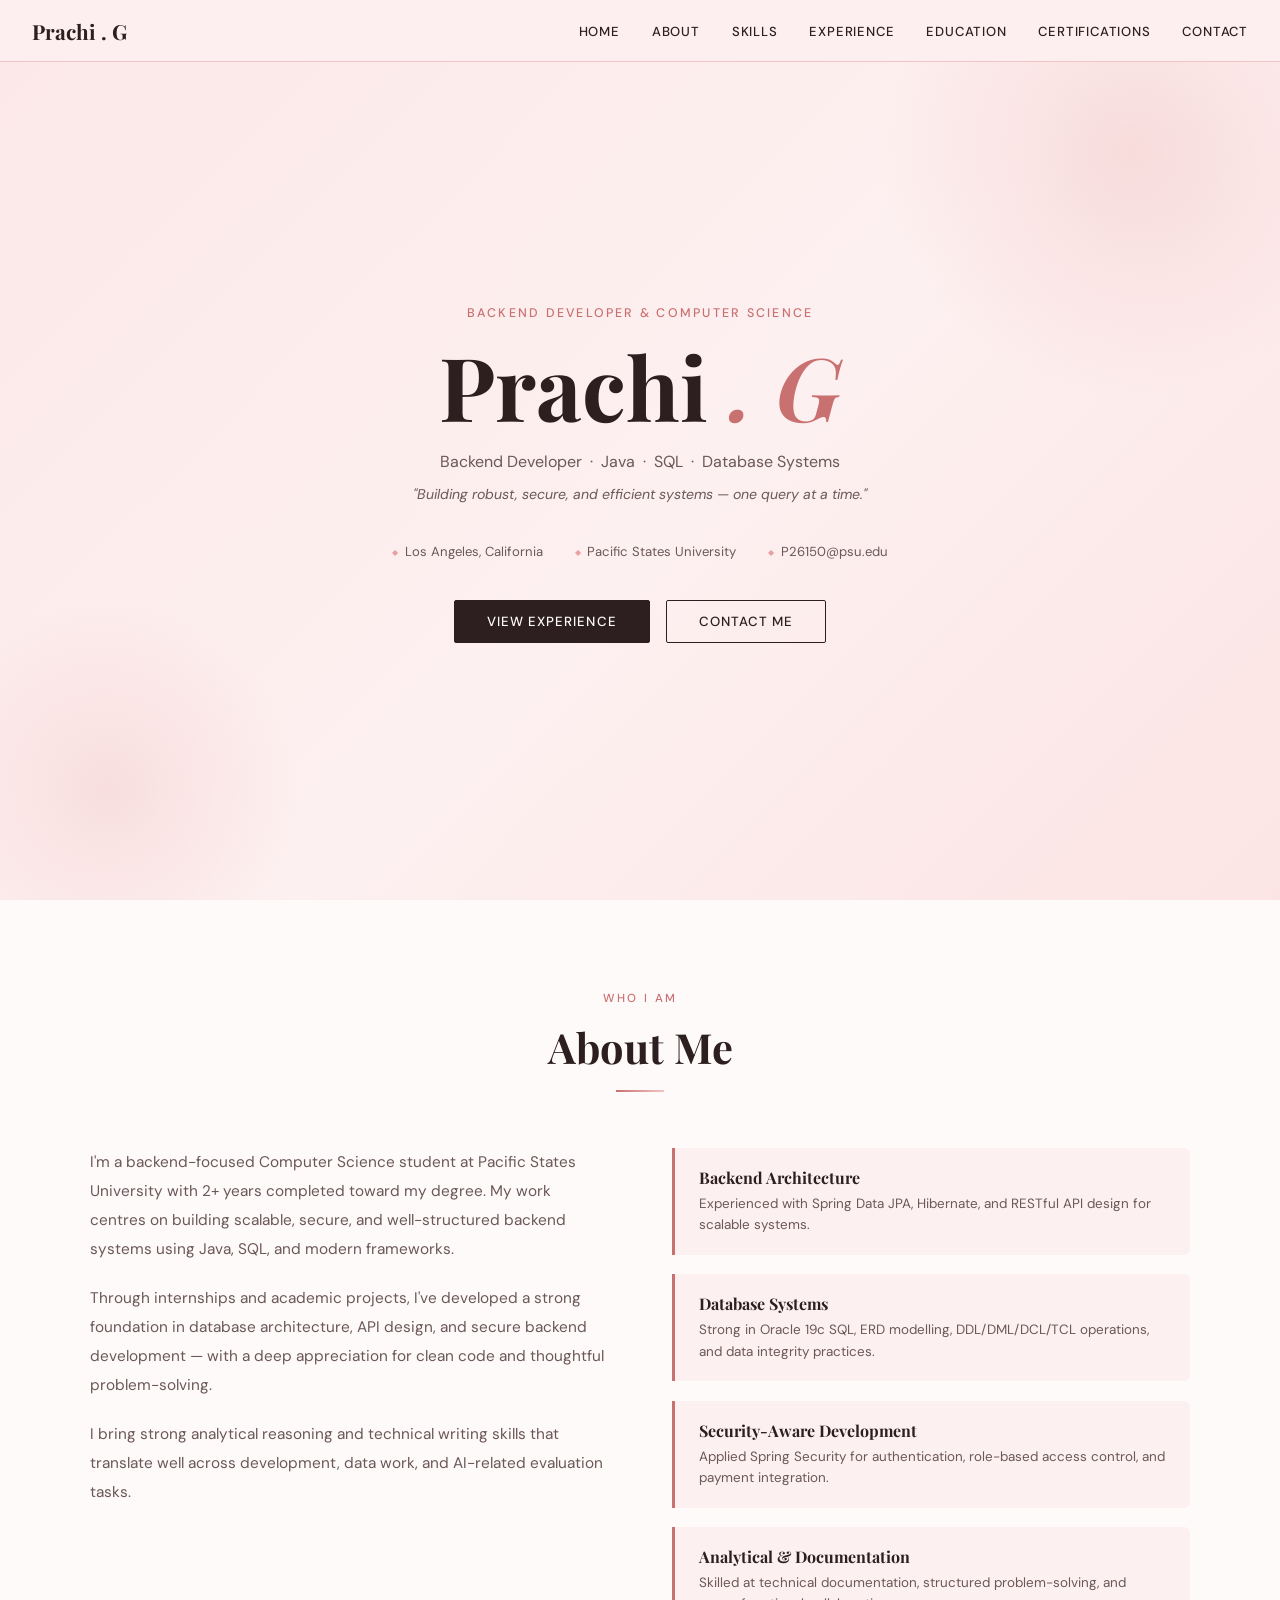
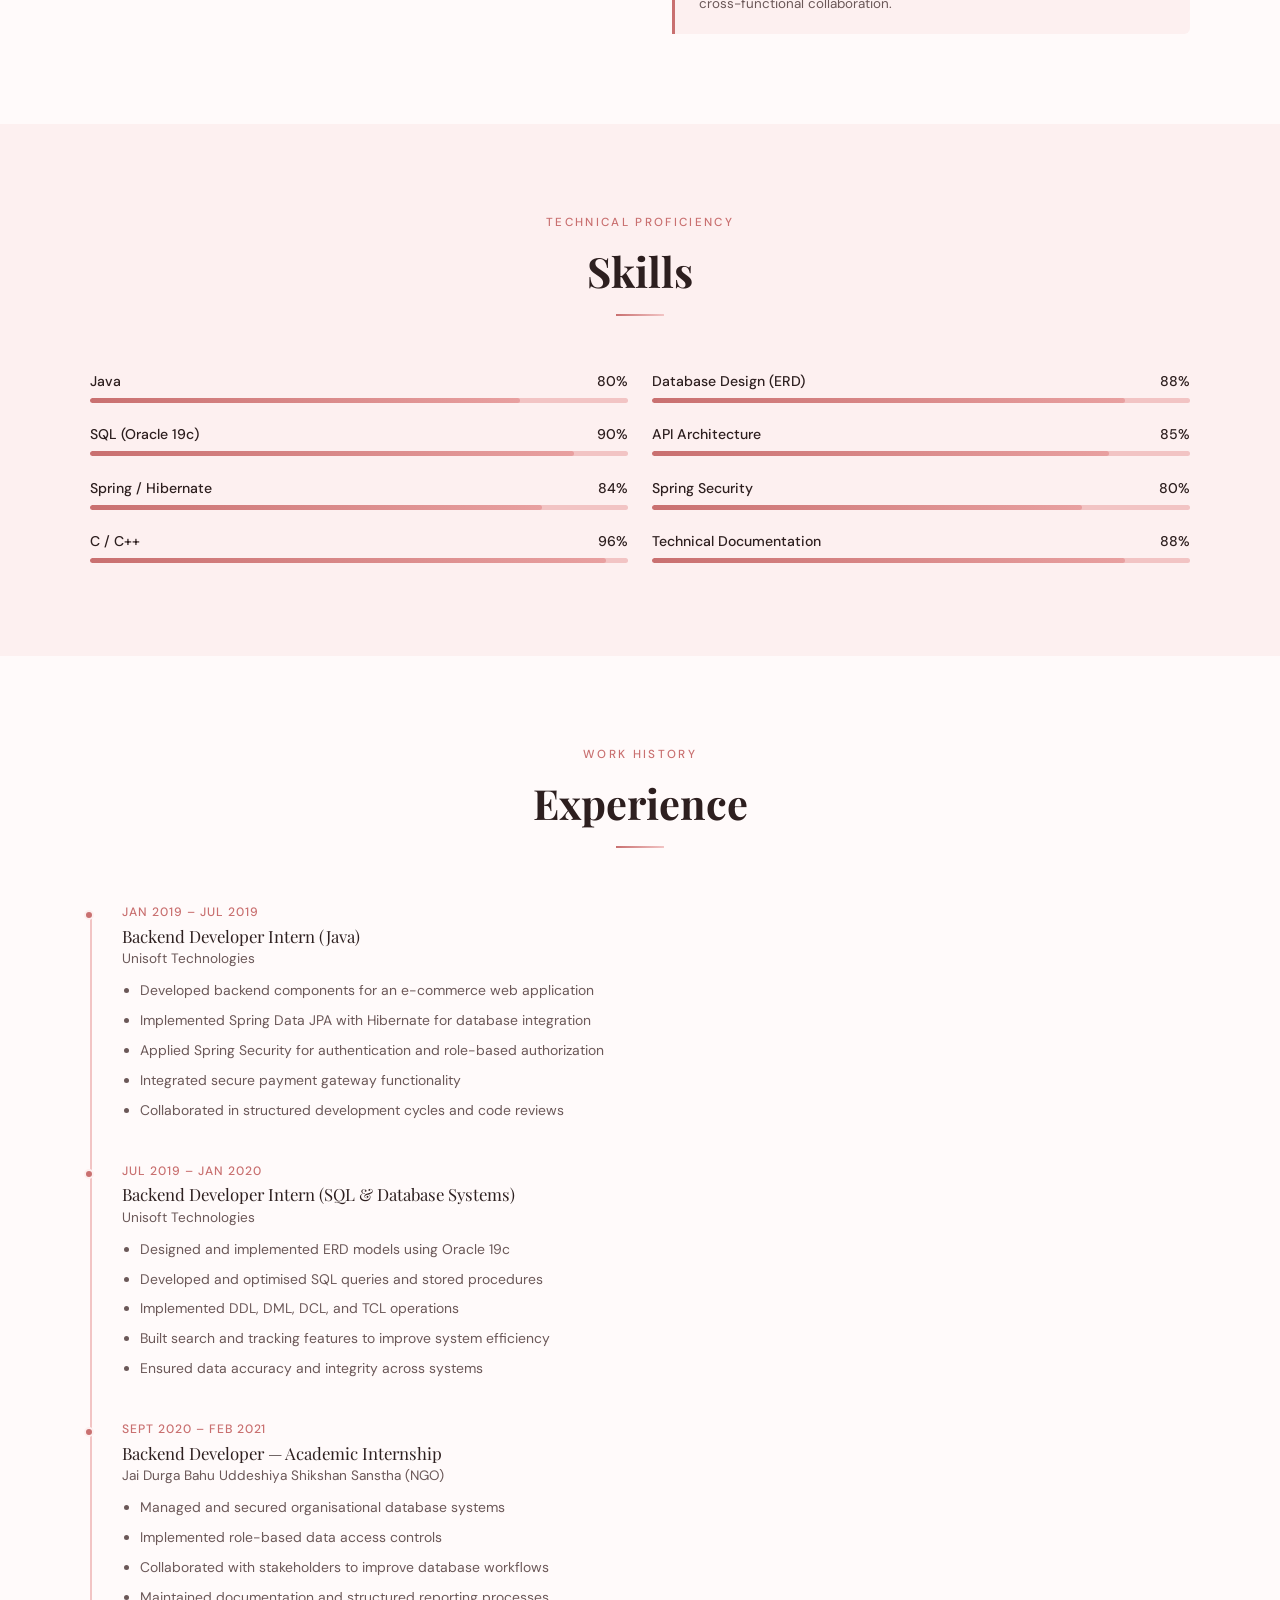
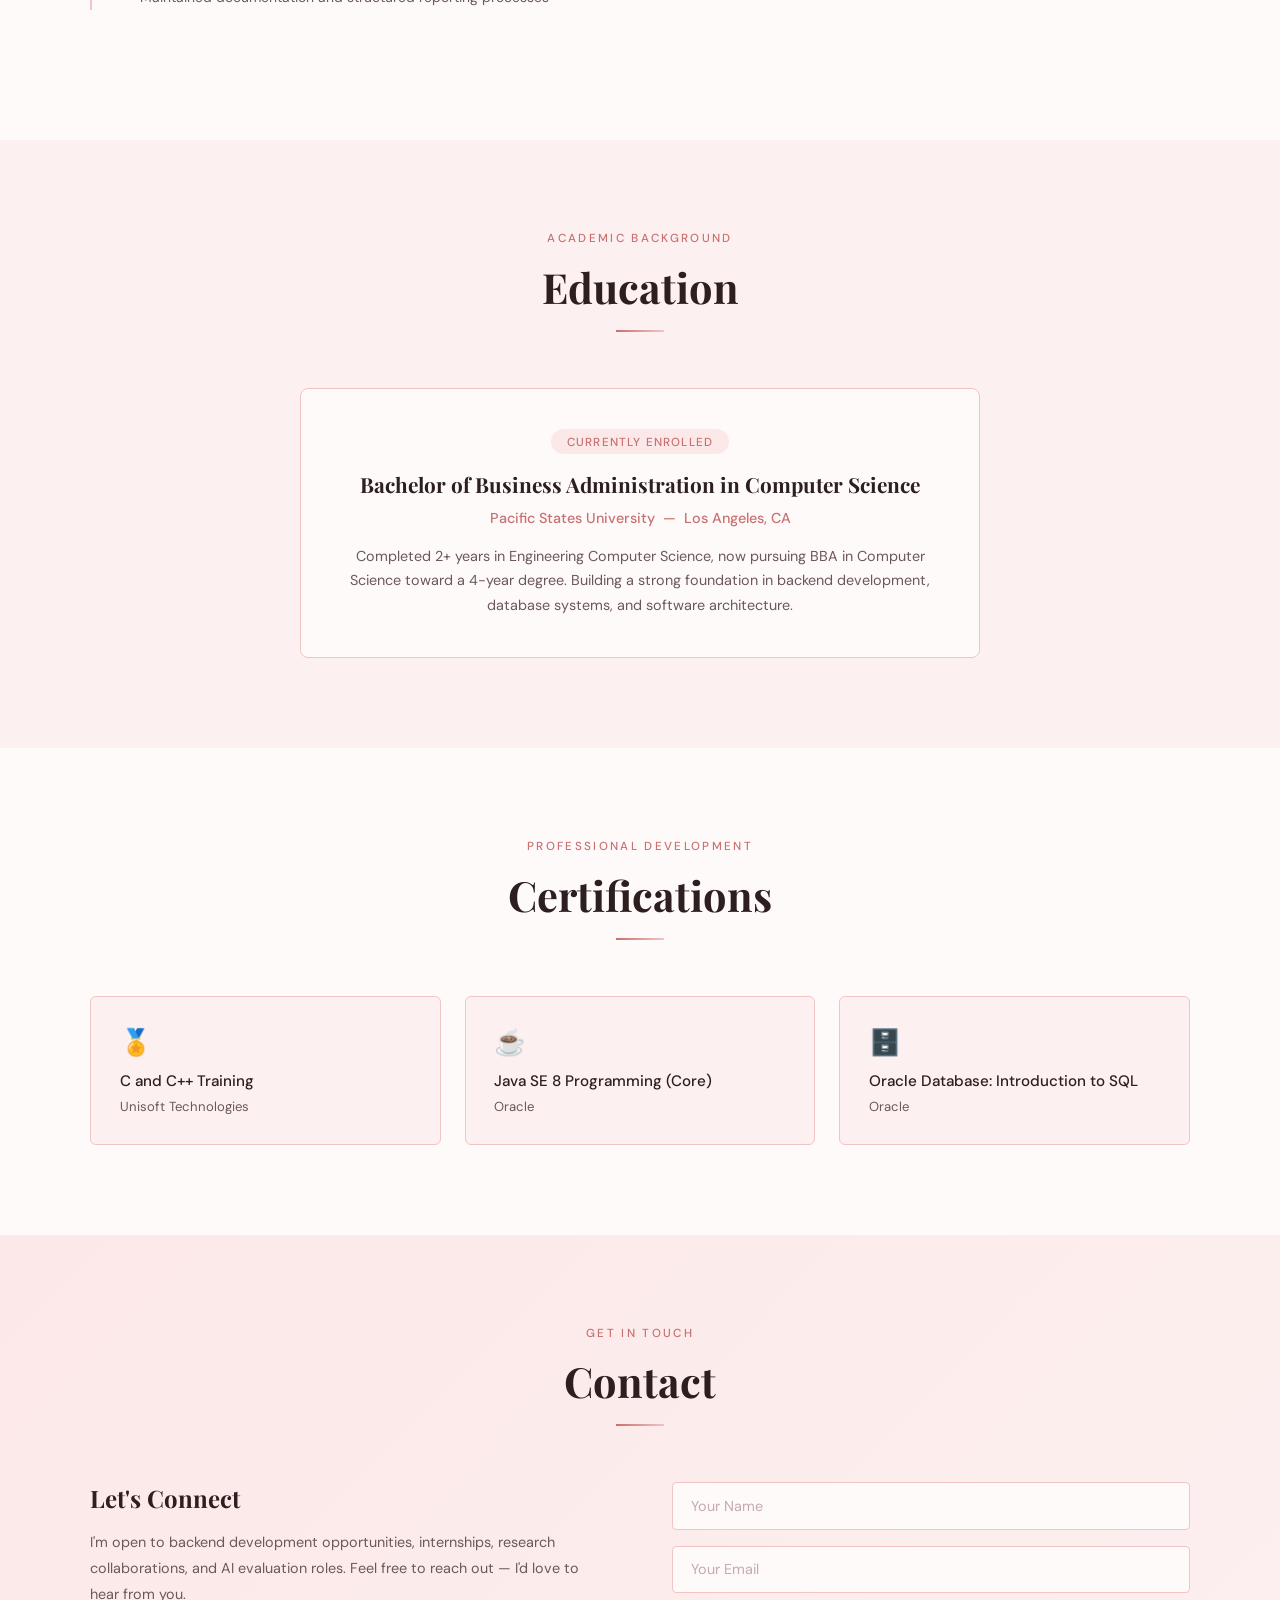
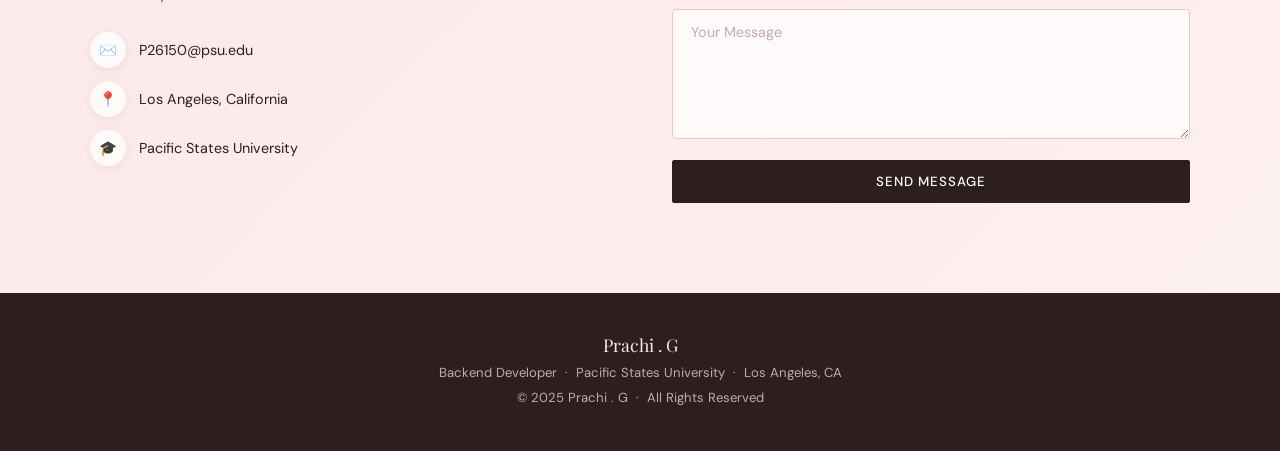
<file: index.html>
<!DOCTYPE html>
<html lang="en">
<head>
  <meta charset="UTF-8" />
  <meta name="viewport" content="width=device-width, initial-scale=1.0" />
  <meta name="description" content="Prachi . G — Backend Developer, Java, SQL, Database Systems. Pacific States University, Los Angeles." />
  <meta name="keywords" content="Prachi, backend developer, Java, SQL, Oracle, Spring, database, portfolio" />
  <title>Prachi . G — Portfolio</title>

  <!-- Google Fonts -->
  <link rel="preconnect" href="https://fonts.googleapis.com">
  <link rel="preconnect" href="https://fonts.gstatic.com" crossorigin>
  <link href="https://fonts.googleapis.com/css2?family=Playfair+Display:ital,wght@0,400;0,700;1,400&family=DM+Sans:wght@300;400;500&display=swap" rel="stylesheet">

  <!-- Stylesheet -->
  <link rel="stylesheet" href="css/style.css" />
</head>
<body>

  <!-- ══════════════ NAVIGATION ══════════════ -->
  <nav>
    <a class="nav-logo" href="#home">Prachi . G</a>
    <ul class="nav-links" id="navLinks">
      <li><a href="#home">Home</a></li>
      <li><a href="#about">About</a></li>
      <li><a href="#skills">Skills</a></li>
      <li><a href="#experience">Experience</a></li>
      <li><a href="#education">Education</a></li>
      <li><a href="#certifications">Certifications</a></li>
      <li><a href="#contact">Contact</a></li>
    </ul>
    <button class="hamburger" id="hamburger" onclick="toggleNav()" aria-label="Toggle navigation">
      <span></span><span></span><span></span>
    </button>
  </nav>

  <!-- ══════════════ HERO ══════════════ -->
  <section id="home">
    <div class="hero-inner">
      <div class="hero-eyebrow">Backend Developer &amp; Computer Science</div>
      <h1 class="hero-name">Prachi <em>. G</em></h1>
      <p class="hero-title">Backend Developer &nbsp;·&nbsp; Java &nbsp;·&nbsp; SQL &nbsp;·&nbsp; Database Systems</p>
      <p class="hero-tagline">"Building robust, secure, and efficient systems — one query at a time."</p>
      <div class="hero-info">
        <span>Los Angeles, California</span>
        <span>Pacific States University</span>
        <span>P26150@psu.edu</span>
      </div>
      <div class="hero-btns">
        <a href="#experience" class="btn btn-primary">View Experience</a>
        <a href="#contact"    class="btn btn-outline">Contact Me</a>
      </div>
    </div>
  </section>

  <!-- ══════════════ ABOUT ══════════════ -->
  <section id="about">
    <div class="section-inner">
      <div class="section-header fade-in">
        <div class="section-label">Who I Am</div>
        <h2 class="section-title">About Me</h2>
        <div class="divider"></div>
      </div>
      <div class="about-grid">
        <div class="about-text fade-in">
          <p>I'm a backend-focused Computer Science student at Pacific States University with 2+ years completed toward my degree. My work centres on building scalable, secure, and well-structured backend systems using Java, SQL, and modern frameworks.</p>
          <p>Through internships and academic projects, I've developed a strong foundation in database architecture, API design, and secure backend development — with a deep appreciation for clean code and thoughtful problem-solving.</p>
          <p>I bring strong analytical reasoning and technical writing skills that translate well across development, data work, and AI-related evaluation tasks.</p>
        </div>
        <div class="about-highlights fade-in">
          <div class="highlight-item">
            <h4>Backend Architecture</h4>
            <p>Experienced with Spring Data JPA, Hibernate, and RESTful API design for scalable systems.</p>
          </div>
          <div class="highlight-item">
            <h4>Database Systems</h4>
            <p>Strong in Oracle 19c SQL, ERD modelling, DDL/DML/DCL/TCL operations, and data integrity practices.</p>
          </div>
          <div class="highlight-item">
            <h4>Security-Aware Development</h4>
            <p>Applied Spring Security for authentication, role-based access control, and payment integration.</p>
          </div>
          <div class="highlight-item">
            <h4>Analytical &amp; Documentation</h4>
            <p>Skilled at technical documentation, structured problem-solving, and cross-functional collaboration.</p>
          </div>
        </div>
      </div>
    </div>
  </section>

  <!-- ══════════════ SKILLS ══════════════ -->
  <section id="skills">
    <div class="section-inner">
      <div class="section-header fade-in">
        <div class="section-label">Technical Proficiency</div>
        <h2 class="section-title">Skills</h2>
        <div class="divider"></div>
      </div>
      <div class="skills-grid fade-in">
        <!-- Column 1 -->
        <div>
          <div class="skill-item">
            <div class="skill-label"><span>Java</span><span>80%</span></div>
            <div class="skill-bar"><div class="skill-fill" data-width="80"></div></div>
          </div>
          <div class="skill-item skill-gap">
            <div class="skill-label"><span>SQL (Oracle 19c)</span><span>90%</span></div>
            <div class="skill-bar"><div class="skill-fill" data-width="90"></div></div>
          </div>
          <div class="skill-item skill-gap">
            <div class="skill-label"><span>Spring / Hibernate</span><span>84%</span></div>
            <div class="skill-bar"><div class="skill-fill" data-width="84"></div></div>
          </div>
          <div class="skill-item skill-gap">
            <div class="skill-label"><span>C / C++</span><span>96%</span></div>
            <div class="skill-bar"><div class="skill-fill" data-width="96"></div></div>
          </div>
        </div>
        <!-- Column 2 -->
        <div>
          <div class="skill-item">
            <div class="skill-label"><span>Database Design (ERD)</span><span>88%</span></div>
            <div class="skill-bar"><div class="skill-fill" data-width="88"></div></div>
          </div>
          <div class="skill-item skill-gap">
            <div class="skill-label"><span>API Architecture</span><span>85%</span></div>
            <div class="skill-bar"><div class="skill-fill" data-width="85"></div></div>
          </div>
          <div class="skill-item skill-gap">
            <div class="skill-label"><span>Spring Security</span><span>80%</span></div>
            <div class="skill-bar"><div class="skill-fill" data-width="80"></div></div>
          </div>
          <div class="skill-item skill-gap">
            <div class="skill-label"><span>Technical Documentation</span><span>88%</span></div>
            <div class="skill-bar"><div class="skill-fill" data-width="88"></div></div>
          </div>
        </div>
      </div>
    </div>
  </section>

  <!-- ══════════════ EXPERIENCE ══════════════ -->
  <section id="experience">
    <div class="section-inner">
      <div class="section-header fade-in">
        <div class="section-label">Work History</div>
        <h2 class="section-title">Experience</h2>
        <div class="divider"></div>
      </div>
      <div class="timeline fade-in">

        <!-- Job 1 -->
        <div class="timeline-item">
          <div class="timeline-dot"></div>
          <div class="timeline-meta">Jan 2019 – Jul 2019</div>
          <div class="timeline-title">Backend Developer Intern (Java)</div>
          <div class="timeline-org">Unisoft Technologies</div>
          <div class="timeline-body">
            <ul>
              <li>Developed backend components for an e-commerce web application</li>
              <li>Implemented Spring Data JPA with Hibernate for database integration</li>
              <li>Applied Spring Security for authentication and role-based authorization</li>
              <li>Integrated secure payment gateway functionality</li>
              <li>Collaborated in structured development cycles and code reviews</li>
            </ul>
          </div>
        </div>

        <!-- Job 2 -->
        <div class="timeline-item">
          <div class="timeline-dot"></div>
          <div class="timeline-meta">Jul 2019 – Jan 2020</div>
          <div class="timeline-title">Backend Developer Intern (SQL &amp; Database Systems)</div>
          <div class="timeline-org">Unisoft Technologies</div>
          <div class="timeline-body">
            <ul>
              <li>Designed and implemented ERD models using Oracle 19c</li>
              <li>Developed and optimised SQL queries and stored procedures</li>
              <li>Implemented DDL, DML, DCL, and TCL operations</li>
              <li>Built search and tracking features to improve system efficiency</li>
              <li>Ensured data accuracy and integrity across systems</li>
            </ul>
          </div>
        </div>

        <!-- Job 3 -->
        <div class="timeline-item">
          <div class="timeline-dot"></div>
          <div class="timeline-meta">Sept 2020 – Feb 2021</div>
          <div class="timeline-title">Backend Developer — Academic Internship</div>
          <div class="timeline-org">Jai Durga Bahu Uddeshiya Shikshan Sanstha (NGO)</div>
          <div class="timeline-body">
            <ul>
              <li>Managed and secured organisational database systems</li>
              <li>Implemented role-based data access controls</li>
              <li>Collaborated with stakeholders to improve database workflows</li>
              <li>Maintained documentation and structured reporting processes</li>
            </ul>
          </div>
        </div>

      </div>
    </div>
  </section>

  <!-- ══════════════ EDUCATION ══════════════ -->
  <section id="education">
    <div class="section-inner">
      <div class="section-header fade-in">
        <div class="section-label">Academic Background</div>
        <h2 class="section-title">Education</h2>
        <div class="divider"></div>
      </div>
      <div class="edu-card fade-in">
        <div class="badge">Currently Enrolled</div>
        <h3>Bachelor of Business Administration in Computer Science</h3>
        <p class="edu-uni">Pacific States University &nbsp;—&nbsp; Los Angeles, CA</p>
        <p>Completed 2+ years in Engineering Computer Science, now pursuing BBA in Computer Science toward a 4-year degree. Building a strong foundation in backend development, database systems, and software architecture.</p>
      </div>
    </div>
  </section>

  <!-- ══════════════ CERTIFICATIONS ══════════════ -->
  <section id="certifications">
    <div class="section-inner">
      <div class="section-header fade-in">
        <div class="section-label">Professional Development</div>
        <h2 class="section-title">Certifications</h2>
        <div class="divider"></div>
      </div>
      <div class="certs-grid fade-in">
        <div class="cert-card">
          <div class="cert-icon">🏅</div>
          <h4>C and C++ Training</h4>
          <p>Unisoft Technologies</p>
        </div>
        <div class="cert-card">
          <div class="cert-icon">☕</div>
          <h4>Java SE 8 Programming (Core)</h4>
          <p>Oracle</p>
        </div>
        <div class="cert-card">
          <div class="cert-icon">🗄️</div>
          <h4>Oracle Database: Introduction to SQL</h4>
          <p>Oracle</p>
        </div>
      </div>
    </div>
  </section>

  <!-- ══════════════ CONTACT ══════════════ -->
  <section id="contact">
    <div class="section-inner">
      <div class="section-header fade-in">
        <div class="section-label">Get In Touch</div>
        <h2 class="section-title">Contact</h2>
        <div class="divider"></div>
      </div>
      <div class="contact-grid fade-in">
        <div class="contact-info">
          <h3>Let's Connect</h3>
          <p>I'm open to backend development opportunities, internships, research collaborations, and AI evaluation roles. Feel free to reach out — I'd love to hear from you.</p>
          <div class="contact-detail">
            <div class="icon">✉️</div>
            <span>P26150@psu.edu</span>
          </div>
          <div class="contact-detail">
            <div class="icon">📍</div>
            <span>Los Angeles, California</span>
          </div>
          <div class="contact-detail">
            <div class="icon">🎓</div>
            <span>Pacific States University</span>
          </div>
        </div>
        <div>
          <form class="contact-form" id="contactForm">
            <div class="form-group">
              <input type="text"  name="name"    placeholder="Your Name"    required />
            </div>
            <div class="form-group">
              <input type="email" name="email"   placeholder="Your Email"   required />
            </div>
            <div class="form-group">
              <textarea           name="message" placeholder="Your Message" required></textarea>
            </div>
            <button type="submit" class="btn btn-primary">Send Message</button>
          </form>
        </div>
      </div>
    </div>
  </section>

  <!-- ══════════════ FOOTER ══════════════ -->
  <footer>
    <p class="footer-name">Prachi . G</p>
    <p>Backend Developer &nbsp;·&nbsp; Pacific States University &nbsp;·&nbsp; Los Angeles, CA</p>
    <p style="margin-top:0.5rem">© 2025 Prachi . G &nbsp;·&nbsp; All Rights Reserved</p>
  </footer>

  <!-- JavaScript -->
  <script src="js/main.js"></script>

</body>
</html>
</file>
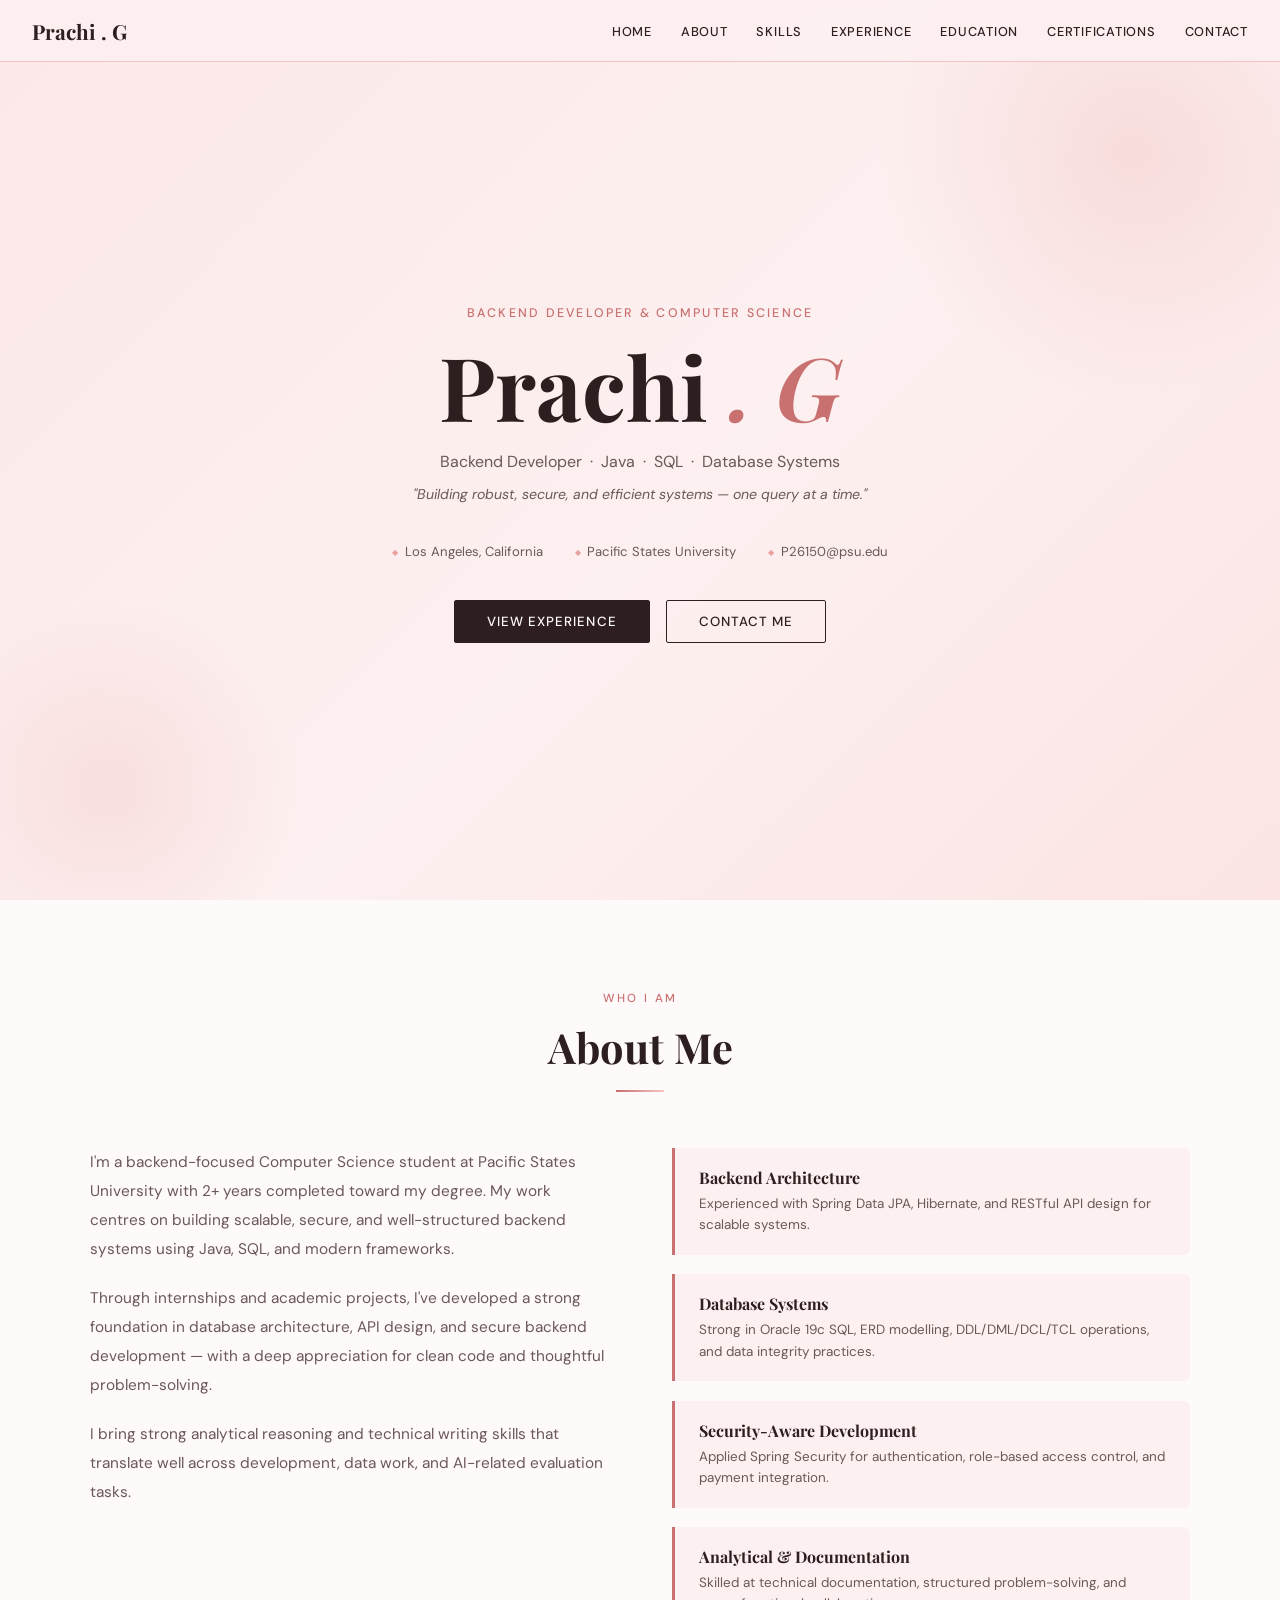
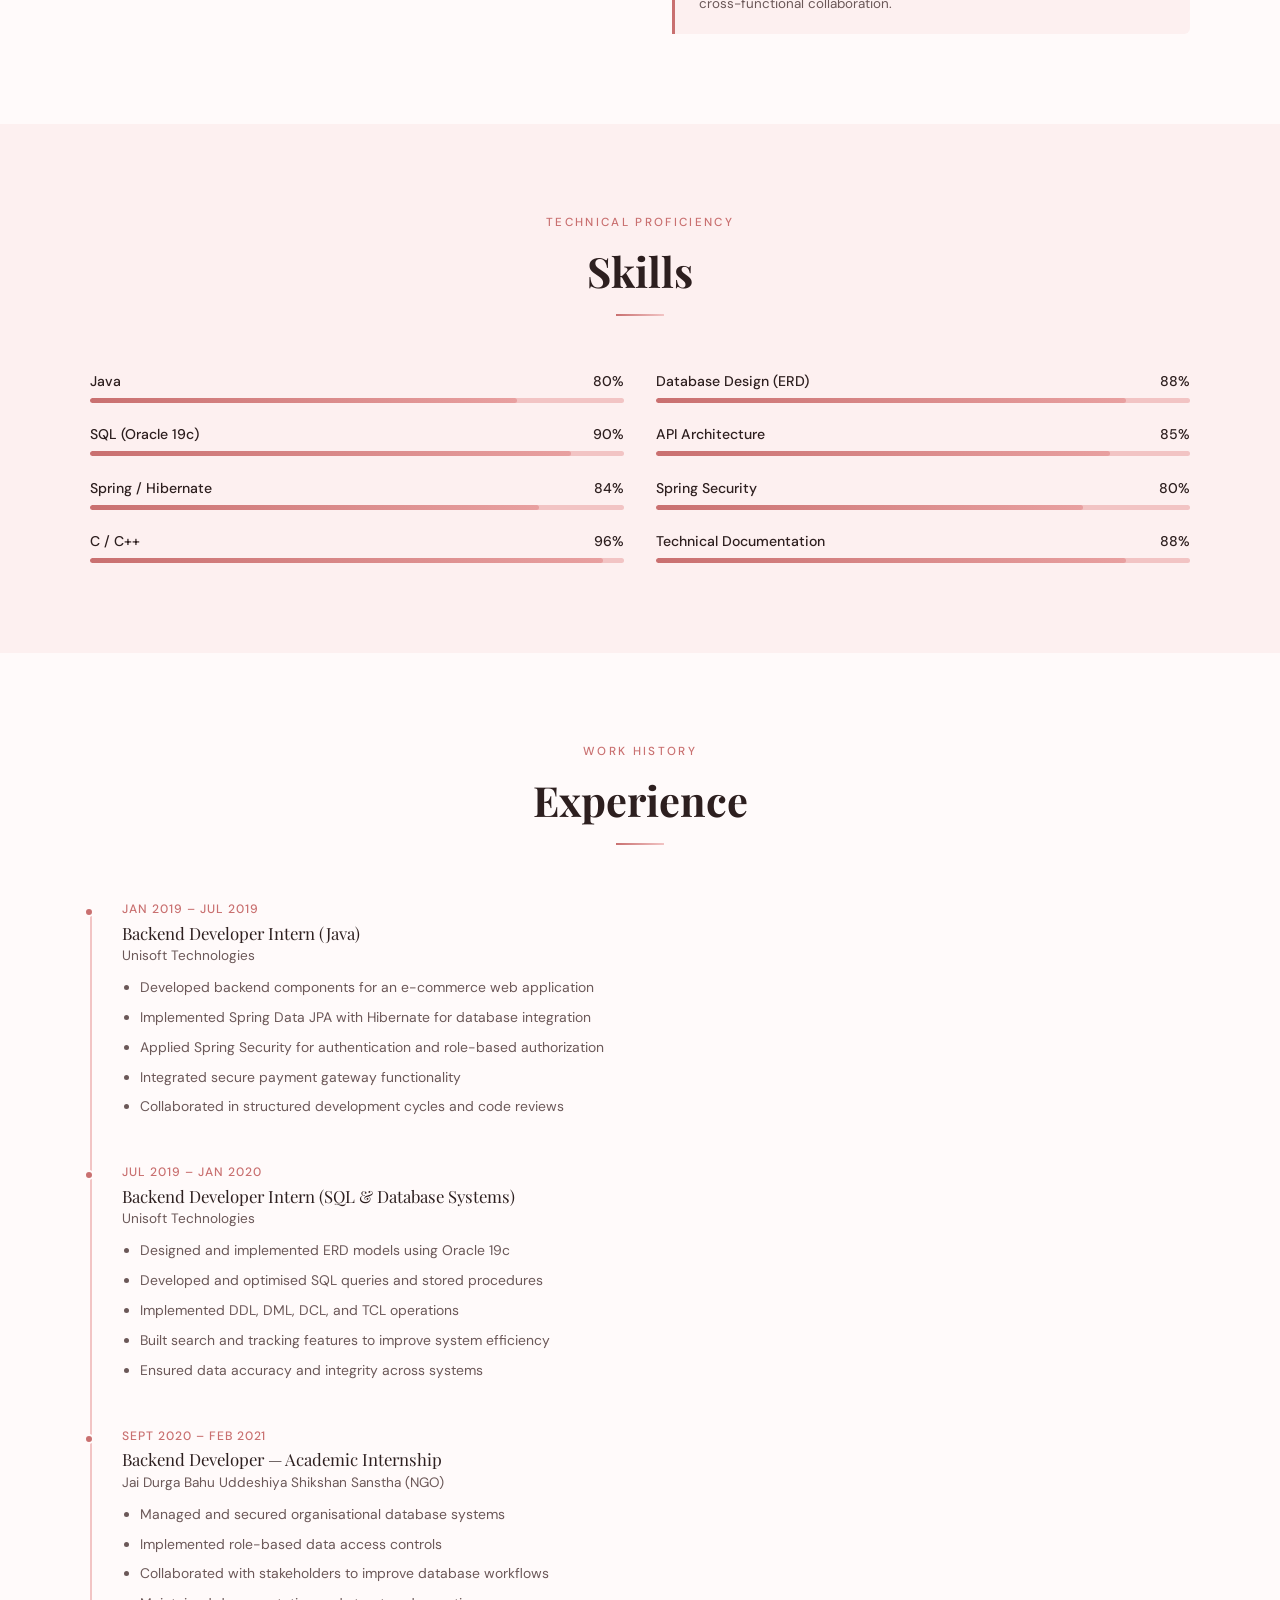
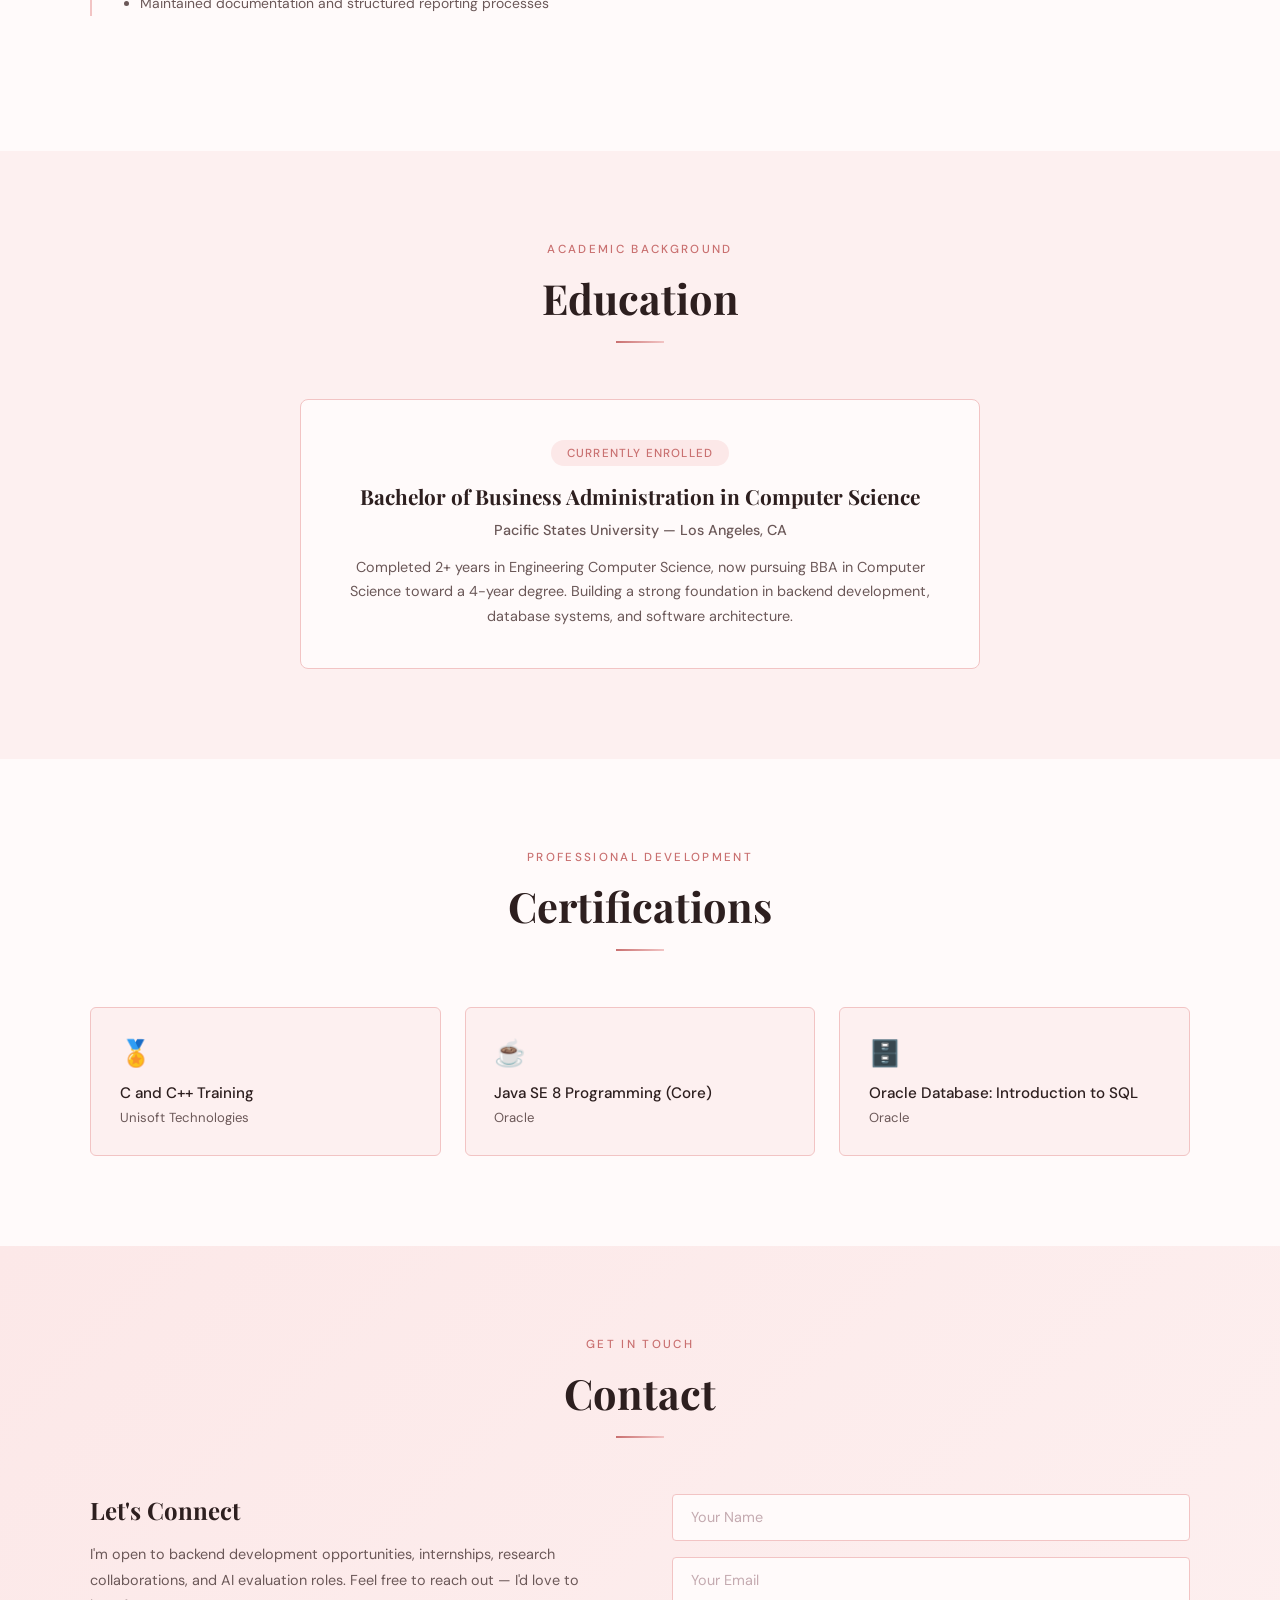
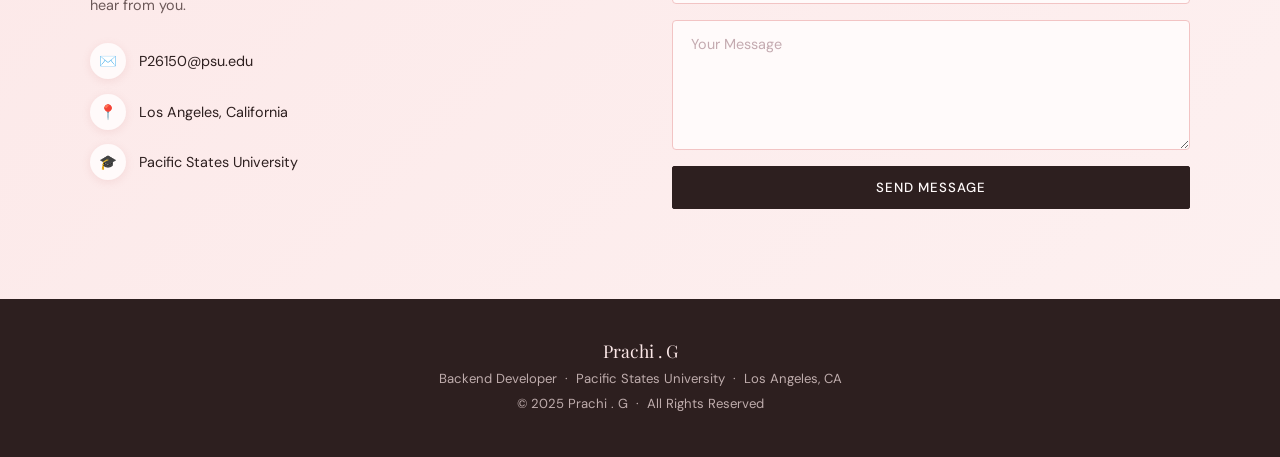
<file: pgindex.html>
<!DOCTYPE html>
<html lang="en">
<head>
  <meta charset="UTF-8" />
  <meta name="viewport" content="width=device-width, initial-scale=1.0" />
  <meta name="description" content="Prachi . G — Backend Developer, Java, SQL, Database Systems. Pacific States University, Los Angeles." />
  <title>Prachi . G — Portfolio</title>
  <link rel="preconnect" href="https://fonts.googleapis.com">
  <link rel="preconnect" href="https://fonts.gstatic.com" crossorigin>
  <link href="https://fonts.googleapis.com/css2?family=Playfair+Display:ital,wght@0,400;0,700;1,400&family=DM+Sans:wght@300;400;500&display=swap" rel="stylesheet">
  <style>
    :root {
      --pink-light:  #fce8e8;
      --pink-mid:    #f2c4c4;
      --pink-deep:   #e8a0a0;
      --pink-blush:  #fdf0f0;
      --black:       #1a1010;
      --charcoal:    #2d1f1f;
      --gray:        #6b5858;
      --white:       #fffafa;
      --accent:      #c97070;
    }
    *, *::before, *::after { margin: 0; padding: 0; box-sizing: border-box; }
    html { scroll-behavior: smooth; }
    body { font-family: 'DM Sans', sans-serif; background: var(--white); color: var(--black); overflow-x: hidden; }

    /* NAV */
    nav {
      position: fixed; top: 0; width: 100%; z-index: 100;
      background: rgba(253,240,240,0.95);
      backdrop-filter: blur(10px);
      border-bottom: 1px solid var(--pink-mid);
      padding: 0 2rem;
      display: flex; align-items: center; justify-content: space-between;
      height: 62px;
    }
    .nav-logo { font-family: 'Playfair Display', serif; font-size: 1.3rem; font-weight: 700; color: var(--charcoal); text-decoration: none; }
    .nav-links { display: flex; gap: 1.8rem; list-style: none; }
    .nav-links a { text-decoration: none; font-size: 0.8rem; font-weight: 500; color: var(--charcoal); letter-spacing: 0.06em; text-transform: uppercase; position: relative; padding-bottom: 2px; transition: color 0.2s; }
    .nav-links a::after { content: ''; position: absolute; bottom: 0; left: 0; width: 0; height: 1.5px; background: var(--accent); transition: width 0.25s; }
    .nav-links a:hover { color: var(--accent); }
    .nav-links a:hover::after { width: 100%; }
    .hamburger { display: none; flex-direction: column; gap: 5px; cursor: pointer; background: none; border: none; padding: 4px; }
    .hamburger span { width: 24px; height: 2px; background: var(--charcoal); display: block; }

    /* HERO */
    #home {
      min-height: 100vh;
      background: linear-gradient(135deg, #fce8e8 0%, #fdf0f0 55%, #fce4e4 100%);
      display: flex; align-items: center; justify-content: center;
      padding: 80px 2rem 2rem; position: relative; overflow: hidden;
    }
    #home::before { content: ''; position: absolute; top: -100px; right: -100px; width: 500px; height: 500px; background: radial-gradient(circle, rgba(242,196,196,0.45) 0%, transparent 70%); border-radius: 50%; }
    #home::after  { content: ''; position: absolute; bottom: -80px; left: -80px; width: 380px; height: 380px; background: radial-gradient(circle, rgba(232,160,160,0.2) 0%, transparent 70%); border-radius: 50%; }
    .hero-inner { max-width: 700px; text-align: center; position: relative; z-index: 1; animation: fadeUp 0.9s ease both; }
    .hero-eyebrow { font-size: 0.78rem; letter-spacing: 0.18em; text-transform: uppercase; color: var(--accent); margin-bottom: 1.2rem; font-weight: 500; }
    .hero-name { font-family: 'Playfair Display', serif; font-size: clamp(3rem, 8vw, 5.5rem); font-weight: 700; color: var(--charcoal); line-height: 1.05; margin-bottom: 1rem; }
    .hero-name em { font-style: italic; color: var(--accent); }
    .hero-title   { font-size: 1rem; color: var(--gray); margin-bottom: 0.6rem; line-height: 1.7; }
    .hero-tagline { font-size: 0.88rem; color: var(--gray); margin-bottom: 2.5rem; font-style: italic; }
    .hero-info { display: flex; justify-content: center; gap: 2rem; flex-wrap: wrap; margin-bottom: 2.5rem; }
    .hero-info span { font-size: 0.82rem; color: var(--gray); display: flex; align-items: center; gap: 0.4rem; }
    .hero-info span::before { content: '◆'; color: var(--pink-deep); font-size: 0.5rem; }
    .hero-btns { display: flex; gap: 1rem; justify-content: center; flex-wrap: wrap; }

    /* BUTTONS */
    .btn { padding: 0.75rem 2rem; border-radius: 2px; font-size: 0.83rem; letter-spacing: 0.08em; text-transform: uppercase; font-weight: 500; cursor: pointer; text-decoration: none; transition: all 0.25s; display: inline-block; font-family: 'DM Sans', sans-serif; border: 1.5px solid transparent; }
    .btn-primary { background: var(--charcoal); color: var(--white); border-color: var(--charcoal); }
    .btn-primary:hover { background: var(--accent); border-color: var(--accent); }
    .btn-outline { background: transparent; color: var(--charcoal); border-color: var(--charcoal); }
    .btn-outline:hover { background: var(--charcoal); color: var(--white); }

    /* SECTIONS */
    section { padding: 90px 2rem; }
    .section-inner { max-width: 1100px; margin: 0 auto; }
    .section-header { text-align: center; margin-bottom: 3.5rem; }
    .section-label { font-size: 0.73rem; letter-spacing: 0.2em; text-transform: uppercase; color: var(--accent); margin-bottom: 0.8rem; font-weight: 500; }
    .section-title { font-family: 'Playfair Display', serif; font-size: clamp(1.8rem, 4vw, 2.6rem); color: var(--charcoal); font-weight: 700; }
    .divider { width: 48px; height: 2px; background: linear-gradient(to right, var(--accent), var(--pink-mid)); margin: 1rem auto 0; }

    /* ABOUT */
    #about { background: var(--white); }
    .about-grid { display: grid; grid-template-columns: 1fr 1fr; gap: 4rem; align-items: start; }
    .about-text p { color: var(--gray); line-height: 1.9; font-size: 0.96rem; margin-bottom: 1.2rem; }
    .about-highlights { display: flex; flex-direction: column; gap: 1.2rem; }
    .highlight-item { padding: 1.2rem 1.5rem; background: var(--pink-blush); border-left: 3px solid var(--accent); border-radius: 0 6px 6px 0; }
    .highlight-item h4 { font-family: 'Playfair Display', serif; font-size: 1rem; color: var(--charcoal); margin-bottom: 0.3rem; }
    .highlight-item p { font-size: 0.84rem; color: var(--gray); line-height: 1.6; }

    /* SKILLS */
    #skills { background: var(--pink-blush); }
    .skills-grid { display: grid; grid-template-columns: repeat(auto-fit, minmax(280px, 1fr)); gap: 2rem; }
    .skill-item { margin-top: 1.4rem; }
    .skill-item:first-child { margin-top: 0; }
    .skill-label { display: flex; justify-content: space-between; font-size: 0.88rem; color: var(--charcoal); margin-bottom: 0.5rem; font-weight: 500; }
    .skill-bar  { height: 5px; background: var(--pink-mid); border-radius: 10px; overflow: hidden; }
    .skill-fill { height: 100%; background: linear-gradient(to right, var(--accent), var(--pink-deep)); border-radius: 10px; width: 0; transition: width 1.2s cubic-bezier(.4,0,.2,1); }

    /* EXPERIENCE */
    #experience { background: var(--white); }
    .timeline { position: relative; padding-left: 2rem; }
    .timeline::before { content: ''; position: absolute; left: 0; top: 8px; bottom: 0; width: 1.5px; background: var(--pink-mid); }
    .timeline-item { position: relative; margin-bottom: 2.8rem; }
    .timeline-dot { position: absolute; left: -2.4rem; top: 6px; width: 10px; height: 10px; background: var(--accent); border-radius: 50%; border: 2px solid var(--white); }
    .timeline-meta { font-size: 0.76rem; color: var(--accent); letter-spacing: 0.08em; text-transform: uppercase; margin-bottom: 0.3rem; font-weight: 500; }
    .timeline-title { font-family: 'Playfair Display', serif; font-size: 1.05rem; color: var(--charcoal); margin-bottom: 0.2rem; }
    .timeline-org { font-size: 0.85rem; color: var(--gray); margin-bottom: 0.7rem; }
    .timeline-body { font-size: 0.87rem; color: var(--gray); line-height: 1.8; }
    .timeline-body ul { padding-left: 1.1rem; }
    .timeline-body li { margin-bottom: 0.3rem; }

    /* EDUCATION */
    #education { background: var(--pink-blush); }
    .edu-card { max-width: 680px; margin: 0 auto; padding: 2.5rem; background: var(--white); border: 1px solid var(--pink-mid); border-radius: 8px; text-align: center; }
    .edu-badge { display: inline-block; padding: 0.3rem 1rem; background: var(--pink-light); color: var(--accent); font-size: 0.73rem; letter-spacing: 0.1em; text-transform: uppercase; border-radius: 20px; margin-bottom: 1rem; font-weight: 500; }
    .edu-card h3 { font-family: 'Playfair Display', serif; font-size: 1.3rem; color: var(--charcoal); margin-bottom: 0.4rem; }
    .edu-uni { color: var(--accent); font-weight: 500; margin: 0.5rem 0 0.8rem; font-size: 0.95rem; }
    .edu-card p { font-size: 0.9rem; color: var(--gray); line-height: 1.7; }

    /* CERTIFICATIONS */
    #certifications { background: var(--white); }
    .certs-grid { display: grid; grid-template-columns: repeat(auto-fit, minmax(240px, 1fr)); gap: 1.5rem; }
    .cert-card { padding: 1.8rem; background: var(--pink-blush); border: 1px solid var(--pink-mid); border-radius: 6px; transition: transform 0.2s, box-shadow 0.2s; }
    .cert-card:hover { transform: translateY(-4px); box-shadow: 0 12px 30px rgba(201,112,112,0.12); }
    .cert-icon { font-size: 1.6rem; margin-bottom: 0.8rem; }
    .cert-card h4 { font-size: 0.95rem; color: var(--charcoal); margin-bottom: 0.4rem; font-weight: 500; }
    .cert-card p  { font-size: 0.82rem; color: var(--gray); }

    /* CONTACT */
    #contact { background: linear-gradient(135deg, var(--pink-light) 0%, var(--pink-blush) 100%); }
    .contact-grid { display: grid; grid-template-columns: 1fr 1fr; gap: 4rem; }
    .contact-info h3 { font-family: 'Playfair Display', serif; font-size: 1.5rem; color: var(--charcoal); margin-bottom: 1rem; }
    .contact-info > p { font-size: 0.9rem; color: var(--gray); line-height: 1.8; margin-bottom: 1.5rem; }
    .contact-detail { display: flex; align-items: center; gap: 0.8rem; margin-bottom: 0.9rem; font-size: 0.9rem; color: var(--charcoal); }
    .c-icon { width: 36px; height: 36px; background: var(--white); border-radius: 50%; display: flex; align-items: center; justify-content: center; font-size: 0.9rem; flex-shrink: 0; box-shadow: 0 2px 8px rgba(201,112,112,0.15); }
    .contact-form { display: flex; flex-direction: column; gap: 1rem; }
    .contact-form input,
    .contact-form textarea { width: 100%; padding: 0.85rem 1.1rem; background: var(--white); border: 1.5px solid var(--pink-mid); border-radius: 4px; font-family: 'DM Sans', sans-serif; font-size: 0.9rem; color: var(--charcoal); transition: border-color 0.2s; outline: none; }
    .contact-form input:focus,
    .contact-form textarea:focus { border-color: var(--accent); }
    .contact-form textarea { resize: vertical; min-height: 130px; }
    .contact-form input::placeholder,
    .contact-form textarea::placeholder { color: #c4aab0; }

    /* FOOTER */
    footer { background: var(--charcoal); color: var(--pink-light); padding: 2.5rem 2rem; text-align: center; }
    footer p { font-size: 0.82rem; opacity: 0.7; margin-bottom: 0.3rem; }
    .footer-name { font-family: 'Playfair Display', serif; font-size: 1.1rem; opacity: 1 !important; margin-bottom: 0.5rem; }

    /* ANIMATIONS */
    @keyframes fadeUp { from { opacity: 0; transform: translateY(28px); } to { opacity: 1; transform: translateY(0); } }
    .fade-in { opacity: 0; transform: translateY(24px); transition: opacity 0.7s ease, transform 0.7s ease; }
    .fade-in.visible { opacity: 1; transform: translateY(0); }

    /* RESPONSIVE */
    @media (max-width: 900px) {
      .about-grid   { grid-template-columns: 1fr; gap: 2.5rem; }
      .contact-grid { grid-template-columns: 1fr; gap: 2.5rem; }
    }
    @media (max-width: 768px) {
      .nav-links { display: none; flex-direction: column; position: absolute; top: 62px; left: 0; right: 0; background: var(--pink-blush); padding: 1.2rem 2rem; gap: 1.2rem; border-bottom: 1px solid var(--pink-mid); }
      .nav-links.open { display: flex; }
      .hamburger { display: flex; }
      .hero-name { font-size: 3rem; }
      section { padding: 60px 1.2rem; }
    }
  </style>
</head>
<body>

<!-- NAV -->
<nav>
  <a class="nav-logo" href="#home">Prachi . G</a>
  <ul class="nav-links" id="navLinks">
    <li><a href="#home">Home</a></li>
    <li><a href="#about">About</a></li>
    <li><a href="#skills">Skills</a></li>
    <li><a href="#experience">Experience</a></li>
    <li><a href="#education">Education</a></li>
    <li><a href="#certifications">Certifications</a></li>
    <li><a href="#contact">Contact</a></li>
  </ul>
  <button class="hamburger" onclick="document.getElementById('navLinks').classList.toggle('open')" aria-label="Menu">
    <span></span><span></span><span></span>
  </button>
</nav>

<!-- HERO -->
<section id="home">
  <div class="hero-inner">
    <div class="hero-eyebrow">Backend Developer &amp; Computer Science</div>
    <h1 class="hero-name">Prachi <em>. G</em></h1>
    <p class="hero-title">Backend Developer &nbsp;·&nbsp; Java &nbsp;·&nbsp; SQL &nbsp;·&nbsp; Database Systems</p>
    <p class="hero-tagline">"Building robust, secure, and efficient systems — one query at a time."</p>
    <div class="hero-info">
      <span>Los Angeles, California</span>
      <span>Pacific States University</span>
      <span>P26150@psu.edu</span>
    </div>
    <div class="hero-btns">
      <a href="#experience" class="btn btn-primary">View Experience</a>
      <a href="#contact"    class="btn btn-outline">Contact Me</a>
    </div>
  </div>
</section>

<!-- ABOUT -->
<section id="about">
  <div class="section-inner">
    <div class="section-header fade-in">
      <div class="section-label">Who I Am</div>
      <h2 class="section-title">About Me</h2>
      <div class="divider"></div>
    </div>
    <div class="about-grid">
      <div class="about-text fade-in">
        <p>I'm a backend-focused Computer Science student at Pacific States University with 2+ years completed toward my degree. My work centres on building scalable, secure, and well-structured backend systems using Java, SQL, and modern frameworks.</p>
        <p>Through internships and academic projects, I've developed a strong foundation in database architecture, API design, and secure backend development — with a deep appreciation for clean code and thoughtful problem-solving.</p>
        <p>I bring strong analytical reasoning and technical writing skills that translate well across development, data work, and AI-related evaluation tasks.</p>
      </div>
      <div class="about-highlights fade-in">
        <div class="highlight-item">
          <h4>Backend Architecture</h4>
          <p>Experienced with Spring Data JPA, Hibernate, and RESTful API design for scalable systems.</p>
        </div>
        <div class="highlight-item">
          <h4>Database Systems</h4>
          <p>Strong in Oracle 19c SQL, ERD modelling, DDL/DML/DCL/TCL operations, and data integrity practices.</p>
        </div>
        <div class="highlight-item">
          <h4>Security-Aware Development</h4>
          <p>Applied Spring Security for authentication, role-based access control, and payment integration.</p>
        </div>
        <div class="highlight-item">
          <h4>Analytical &amp; Documentation</h4>
          <p>Skilled at technical documentation, structured problem-solving, and cross-functional collaboration.</p>
        </div>
      </div>
    </div>
  </div>
</section>

<!-- SKILLS -->
<section id="skills">
  <div class="section-inner">
    <div class="section-header fade-in">
      <div class="section-label">Technical Proficiency</div>
      <h2 class="section-title">Skills</h2>
      <div class="divider"></div>
    </div>
    <div class="skills-grid fade-in">
      <div>
        <div class="skill-item">
          <div class="skill-label"><span>Java</span><span>80%</span></div>
          <div class="skill-bar"><div class="skill-fill" data-width="80"></div></div>
        </div>
        <div class="skill-item">
          <div class="skill-label"><span>SQL (Oracle 19c)</span><span>90%</span></div>
          <div class="skill-bar"><div class="skill-fill" data-width="90"></div></div>
        </div>
        <div class="skill-item">
          <div class="skill-label"><span>Spring / Hibernate</span><span>84%</span></div>
          <div class="skill-bar"><div class="skill-fill" data-width="84"></div></div>
        </div>
        <div class="skill-item">
          <div class="skill-label"><span>C / C++</span><span>96%</span></div>
          <div class="skill-bar"><div class="skill-fill" data-width="96"></div></div>
        </div>
      </div>
      <div>
        <div class="skill-item">
          <div class="skill-label"><span>Database Design (ERD)</span><span>88%</span></div>
          <div class="skill-bar"><div class="skill-fill" data-width="88"></div></div>
        </div>
        <div class="skill-item">
          <div class="skill-label"><span>API Architecture</span><span>85%</span></div>
          <div class="skill-bar"><div class="skill-fill" data-width="85"></div></div>
        </div>
        <div class="skill-item">
          <div class="skill-label"><span>Spring Security</span><span>80%</span></div>
          <div class="skill-bar"><div class="skill-fill" data-width="80"></div></div>
        </div>
        <div class="skill-item">
          <div class="skill-label"><span>Technical Documentation</span><span>88%</span></div>
          <div class="skill-bar"><div class="skill-fill" data-width="88"></div></div>
        </div>
      </div>
    </div>
  </div>
</section>

<!-- EXPERIENCE -->
<section id="experience">
  <div class="section-inner">
    <div class="section-header fade-in">
      <div class="section-label">Work History</div>
      <h2 class="section-title">Experience</h2>
      <div class="divider"></div>
    </div>
    <div class="timeline fade-in">
      <div class="timeline-item">
        <div class="timeline-dot"></div>
        <div class="timeline-meta">Jan 2019 – Jul 2019</div>
        <div class="timeline-title">Backend Developer Intern (Java)</div>
        <div class="timeline-org">Unisoft Technologies</div>
        <div class="timeline-body">
          <ul>
            <li>Developed backend components for an e-commerce web application</li>
            <li>Implemented Spring Data JPA with Hibernate for database integration</li>
            <li>Applied Spring Security for authentication and role-based authorization</li>
            <li>Integrated secure payment gateway functionality</li>
            <li>Collaborated in structured development cycles and code reviews</li>
          </ul>
        </div>
      </div>
      <div class="timeline-item">
        <div class="timeline-dot"></div>
        <div class="timeline-meta">Jul 2019 – Jan 2020</div>
        <div class="timeline-title">Backend Developer Intern (SQL &amp; Database Systems)</div>
        <div class="timeline-org">Unisoft Technologies</div>
        <div class="timeline-body">
          <ul>
            <li>Designed and implemented ERD models using Oracle 19c</li>
            <li>Developed and optimised SQL queries and stored procedures</li>
            <li>Implemented DDL, DML, DCL, and TCL operations</li>
            <li>Built search and tracking features to improve system efficiency</li>
            <li>Ensured data accuracy and integrity across systems</li>
          </ul>
        </div>
      </div>
      <div class="timeline-item">
        <div class="timeline-dot"></div>
        <div class="timeline-meta">Sept 2020 – Feb 2021</div>
        <div class="timeline-title">Backend Developer — Academic Internship</div>
        <div class="timeline-org">Jai Durga Bahu Uddeshiya Shikshan Sanstha (NGO)</div>
        <div class="timeline-body">
          <ul>
            <li>Managed and secured organisational database systems</li>
            <li>Implemented role-based data access controls</li>
            <li>Collaborated with stakeholders to improve database workflows</li>
            <li>Maintained documentation and structured reporting processes</li>
          </ul>
        </div>
      </div>
    </div>
  </div>
</section>

<!-- EDUCATION -->
<section id="education">
  <div class="section-inner">
    <div class="section-header fade-in">
      <div class="section-label">Academic Background</div>
      <h2 class="section-title">Education</h2>
      <div class="divider"></div>
    </div>
    <div class="edu-card fade-in">
      <div class="edu-badge">Currently Enrolled</div>
      <h3>Bachelor of Business Administration in Computer Science</h3>
      <p class="edu-uni">Pacific States University — Los Angeles, CA</p>
      <p>Completed 2+ years in Engineering Computer Science, now pursuing BBA in Computer Science toward a 4-year degree. Building a strong foundation in backend development, database systems, and software architecture.</p>
    </div>
  </div>
</section>

<!-- CERTIFICATIONS -->
<section id="certifications">
  <div class="section-inner">
    <div class="section-header fade-in">
      <div class="section-label">Professional Development</div>
      <h2 class="section-title">Certifications</h2>
      <div class="divider"></div>
    </div>
    <div class="certs-grid fade-in">
      <div class="cert-card">
        <div class="cert-icon">🏅</div>
        <h4>C and C++ Training</h4>
        <p>Unisoft Technologies</p>
      </div>
      <div class="cert-card">
        <div class="cert-icon">☕</div>
        <h4>Java SE 8 Programming (Core)</h4>
        <p>Oracle</p>
      </div>
      <div class="cert-card">
        <div class="cert-icon">🗄️</div>
        <h4>Oracle Database: Introduction to SQL</h4>
        <p>Oracle</p>
      </div>
    </div>
  </div>
</section>

<!-- CONTACT -->
<section id="contact">
  <div class="section-inner">
    <div class="section-header fade-in">
      <div class="section-label">Get In Touch</div>
      <h2 class="section-title">Contact</h2>
      <div class="divider"></div>
    </div>
    <div class="contact-grid fade-in">
      <div class="contact-info">
        <h3>Let's Connect</h3>
        <p>I'm open to backend development opportunities, internships, research collaborations, and AI evaluation roles. Feel free to reach out — I'd love to hear from you.</p>
        <div class="contact-detail">
          <div class="c-icon">✉️</div>
          <span>P26150@psu.edu</span>
        </div>
        <div class="contact-detail">
          <div class="c-icon">📍</div>
          <span>Los Angeles, California</span>
        </div>
        <div class="contact-detail">
          <div class="c-icon">🎓</div>
          <span>Pacific States University</span>
        </div>
      </div>
      <div>
        <form class="contact-form" id="contactForm">
          <input type="text"  name="name"    placeholder="Your Name"    required />
          <input type="email" name="email"   placeholder="Your Email"   required />
          <textarea           name="message" placeholder="Your Message" required></textarea>
          <button type="submit" class="btn btn-primary" id="submitBtn">Send Message</button>
        </form>
      </div>
    </div>
  </div>
</section>

<!-- FOOTER -->
<footer>
  <p class="footer-name">Prachi . G</p>
  <p>Backend Developer &nbsp;·&nbsp; Pacific States University &nbsp;·&nbsp; Los Angeles, CA</p>
  <p style="margin-top:0.5rem">© 2025 Prachi . G &nbsp;·&nbsp; All Rights Reserved</p>
</footer>

<script>
  // Smooth scroll
  document.querySelectorAll('a[href^="#"]').forEach(a => {
    a.addEventListener('click', e => {
      e.preventDefault();
      document.getElementById('navLinks').classList.remove('open');
      const t = document.querySelector(a.getAttribute('href'));
      if (t) t.scrollIntoView({ behavior: 'smooth' });
    });
  });

  // Scroll animations + skill bars
  const io = new IntersectionObserver(entries => {
    entries.forEach(e => {
      if (e.isIntersecting) {
        e.target.classList.add('visible');
        e.target.querySelectorAll('.skill-fill').forEach(b => { b.style.width = b.dataset.width + '%'; });
      }
    });
  }, { threshold: 0.1 });
  document.querySelectorAll('.fade-in').forEach(el => io.observe(el));

  // Nav shadow on scroll
  window.addEventListener('scroll', () => {
    document.querySelector('nav').style.boxShadow =
      window.scrollY > 20 ? '0 2px 20px rgba(201,112,112,0.1)' : 'none';
  });

  // Form feedback
  document.getElementById('contactForm').addEventListener('submit', e => {
    e.preventDefault();
    const btn = document.getElementById('submitBtn');
    btn.textContent = 'Sent ✓';
    btn.style.background = 'var(--accent)';
    btn.disabled = true;
    setTimeout(() => {
      btn.textContent = 'Send Message';
      btn.style.background = '';
      btn.disabled = false;
      e.target.reset();
    }, 3000);
  });
</script>
</body>
</html>
</file>
<file: css/style.css>
/* ============================================================
   Prachi . G — Portfolio Stylesheet
   Theme: Dusty Pink + Black  |  Fonts: Playfair Display + DM Sans
   ============================================================ */

:root {
  --pink-light:  #fce8e8;
  --pink-mid:    #f2c4c4;
  --pink-deep:   #e8a0a0;
  --pink-blush:  #fdf0f0;
  --black:       #1a1010;
  --charcoal:    #2d1f1f;
  --gray:        #6b5858;
  --white:       #fffafa;
  --accent:      #c97070;
}

/* ── RESET & BASE ── */
*, *::before, *::after { margin: 0; padding: 0; box-sizing: border-box; }
html { scroll-behavior: smooth; }
body {
  font-family: 'DM Sans', sans-serif;
  background: var(--white);
  color: var(--black);
  overflow-x: hidden;
}

/* ── NAVIGATION ── */
nav {
  position: fixed; top: 0; width: 100%; z-index: 100;
  background: rgba(253, 240, 240, 0.94);
  backdrop-filter: blur(10px);
  border-bottom: 1px solid var(--pink-mid);
  padding: 0 2rem;
  display: flex; align-items: center; justify-content: space-between;
  height: 62px;
}
.nav-logo {
  font-family: 'Playfair Display', serif;
  font-size: 1.3rem; font-weight: 700;
  color: var(--charcoal);
  text-decoration: none;
}
.nav-links { display: flex; gap: 2rem; list-style: none; }
.nav-links a {
  text-decoration: none;
  font-size: 0.82rem; font-weight: 500;
  color: var(--charcoal);
  letter-spacing: 0.06em; text-transform: uppercase;
  position: relative; padding-bottom: 2px;
  transition: color 0.2s;
}
.nav-links a::after {
  content: '';
  position: absolute; bottom: 0; left: 0;
  width: 0; height: 1.5px;
  background: var(--accent);
  transition: width 0.25s;
}
.nav-links a:hover            { color: var(--accent); }
.nav-links a:hover::after     { width: 100%; }

.hamburger {
  display: none;
  flex-direction: column; gap: 5px;
  cursor: pointer; background: none; border: none;
}
.hamburger span { width: 24px; height: 2px; background: var(--charcoal); display: block; transition: 0.3s; }

/* ── HERO ── */
#home {
  min-height: 100vh;
  background: linear-gradient(135deg, #fce8e8 0%, #fdf0f0 55%, #fce4e4 100%);
  display: flex; align-items: center; justify-content: center;
  padding: 80px 2rem 2rem;
  position: relative; overflow: hidden;
}
#home::before {
  content: '';
  position: absolute; top: -100px; right: -100px;
  width: 500px; height: 500px;
  background: radial-gradient(circle, rgba(242,196,196,0.45) 0%, transparent 70%);
  border-radius: 50%;
}
#home::after {
  content: '';
  position: absolute; bottom: -80px; left: -80px;
  width: 380px; height: 380px;
  background: radial-gradient(circle, rgba(232,160,160,0.2) 0%, transparent 70%);
  border-radius: 50%;
}
.hero-inner {
  max-width: 700px; text-align: center;
  position: relative; z-index: 1;
  animation: fadeUp 0.9s ease both;
}
.hero-eyebrow {
  font-size: 0.78rem; letter-spacing: 0.18em;
  text-transform: uppercase; color: var(--accent);
  margin-bottom: 1.2rem; font-weight: 500;
}
.hero-name {
  font-family: 'Playfair Display', serif;
  font-size: clamp(3rem, 8vw, 5.5rem);
  font-weight: 700; color: var(--charcoal);
  line-height: 1.05; margin-bottom: 1rem;
}
.hero-name em { font-style: italic; color: var(--accent); }
.hero-title   { font-size: 1rem; color: var(--gray); margin-bottom: 0.6rem; line-height: 1.7; }
.hero-tagline { font-size: 0.88rem; color: var(--gray); margin-bottom: 2.5rem; font-style: italic; }
.hero-info {
  display: flex; justify-content: center;
  gap: 2rem; flex-wrap: wrap; margin-bottom: 2.5rem;
}
.hero-info span {
  font-size: 0.82rem; color: var(--gray);
  display: flex; align-items: center; gap: 0.4rem;
}
.hero-info span::before { content: '◆'; color: var(--pink-deep); font-size: 0.5rem; }
.hero-btns { display: flex; gap: 1rem; justify-content: center; flex-wrap: wrap; }

/* ── BUTTONS ── */
.btn {
  padding: 0.75rem 2rem; border-radius: 2px;
  font-size: 0.83rem; letter-spacing: 0.08em;
  text-transform: uppercase; font-weight: 500;
  cursor: pointer; text-decoration: none;
  transition: all 0.25s; display: inline-block;
  font-family: 'DM Sans', sans-serif;
}
.btn-primary {
  background: var(--charcoal); color: var(--white);
  border: 1.5px solid var(--charcoal);
}
.btn-primary:hover { background: var(--accent); border-color: var(--accent); }
.btn-outline {
  background: transparent; color: var(--charcoal);
  border: 1.5px solid var(--charcoal);
}
.btn-outline:hover { background: var(--charcoal); color: var(--white); }

/* ── SECTIONS ── */
section { padding: 90px 2rem; }
.section-inner { max-width: 1100px; margin: 0 auto; }
.section-header { text-align: center; margin-bottom: 3.5rem; }
.section-label {
  font-size: 0.73rem; letter-spacing: 0.2em;
  text-transform: uppercase; color: var(--accent);
  margin-bottom: 0.8rem; font-weight: 500;
}
.section-title {
  font-family: 'Playfair Display', serif;
  font-size: clamp(1.8rem, 4vw, 2.6rem);
  color: var(--charcoal); font-weight: 700;
}
.divider {
  width: 48px; height: 2px;
  background: linear-gradient(to right, var(--accent), var(--pink-mid));
  margin: 1rem auto 0;
}

/* ── ABOUT ── */
#about { background: var(--white); }
.about-grid { display: grid; grid-template-columns: 1fr 1fr; gap: 4rem; align-items: start; }
.about-text p { color: var(--gray); line-height: 1.9; font-size: 0.96rem; margin-bottom: 1.2rem; }
.about-highlights { display: flex; flex-direction: column; gap: 1.2rem; }
.highlight-item {
  padding: 1.2rem 1.5rem;
  background: var(--pink-blush);
  border-left: 3px solid var(--accent);
  border-radius: 0 6px 6px 0;
}
.highlight-item h4 {
  font-family: 'Playfair Display', serif;
  font-size: 1rem; color: var(--charcoal); margin-bottom: 0.3rem;
}
.highlight-item p { font-size: 0.84rem; color: var(--gray); line-height: 1.6; }

/* ── SKILLS ── */
#skills { background: var(--pink-blush); }
.skills-grid { display: grid; grid-template-columns: repeat(auto-fit, minmax(280px, 1fr)); gap: 1.5rem; }
.skill-item { margin-bottom: 0.2rem; }
.skill-gap  { margin-top: 1.4rem; }
.skill-label {
  display: flex; justify-content: space-between;
  font-size: 0.88rem; color: var(--charcoal);
  margin-bottom: 0.5rem; font-weight: 500;
}
.skill-bar   { height: 5px; background: var(--pink-mid); border-radius: 10px; overflow: hidden; }
.skill-fill  {
  height: 100%;
  background: linear-gradient(to right, var(--accent), var(--pink-deep));
  border-radius: 10px; width: 0;
  transition: width 1.2s cubic-bezier(.4,0,.2,1);
}

/* ── EXPERIENCE ── */
#experience { background: var(--white); }
.timeline { position: relative; padding-left: 2rem; }
.timeline::before {
  content: ''; position: absolute; left: 0; top: 8px; bottom: 0;
  width: 1.5px; background: var(--pink-mid);
}
.timeline-item { position: relative; margin-bottom: 2.5rem; }
.timeline-dot {
  position: absolute; left: -2.4rem; top: 6px;
  width: 10px; height: 10px;
  background: var(--accent); border-radius: 50%;
  border: 2px solid var(--pink-blush);
}
.timeline-meta {
  font-size: 0.76rem; color: var(--accent);
  letter-spacing: 0.08em; text-transform: uppercase;
  margin-bottom: 0.3rem; font-weight: 500;
}
.timeline-title {
  font-family: 'Playfair Display', serif;
  font-size: 1.05rem; color: var(--charcoal); margin-bottom: 0.2rem;
}
.timeline-org  { font-size: 0.85rem; color: var(--gray); margin-bottom: 0.7rem; }
.timeline-body { font-size: 0.87rem; color: var(--gray); line-height: 1.8; }
.timeline-body ul { padding-left: 1.1rem; }
.timeline-body li { margin-bottom: 0.3rem; }

/* ── EDUCATION ── */
#education { background: var(--pink-blush); }
.edu-card {
  max-width: 680px; margin: 0 auto;
  padding: 2.5rem;
  background: var(--white);
  border: 1px solid var(--pink-mid);
  border-radius: 8px; text-align: center;
}
.edu-card .badge {
  display: inline-block; padding: 0.3rem 1rem;
  background: var(--pink-light); color: var(--accent);
  font-size: 0.73rem; letter-spacing: 0.1em;
  text-transform: uppercase; border-radius: 20px;
  margin-bottom: 1rem; font-weight: 500;
}
.edu-card h3 {
  font-family: 'Playfair Display', serif;
  font-size: 1.3rem; color: var(--charcoal); margin-bottom: 0.4rem;
}
.edu-card .edu-uni {
  color: var(--accent); font-weight: 500;
  margin: 0.5rem 0 0.8rem;
}
.edu-card p { font-size: 0.9rem; color: var(--gray); line-height: 1.7; }

/* ── CERTIFICATIONS ── */
#certifications { background: var(--white); }
.certs-grid { display: grid; grid-template-columns: repeat(auto-fit, minmax(240px, 1fr)); gap: 1.5rem; }
.cert-card {
  padding: 1.8rem;
  background: var(--pink-blush);
  border: 1px solid var(--pink-mid);
  border-radius: 6px;
  transition: transform 0.2s, box-shadow 0.2s;
}
.cert-card:hover {
  transform: translateY(-4px);
  box-shadow: 0 12px 30px rgba(201,112,112,0.12);
}
.cert-icon  { font-size: 1.6rem; margin-bottom: 0.8rem; }
.cert-card h4 { font-size: 0.95rem; color: var(--charcoal); margin-bottom: 0.4rem; font-weight: 500; }
.cert-card p  { font-size: 0.82rem; color: var(--gray); }

/* ── CONTACT ── */
#contact { background: linear-gradient(135deg, var(--pink-light) 0%, var(--pink-blush) 100%); }
.contact-grid { display: grid; grid-template-columns: 1fr 1fr; gap: 4rem; }
.contact-info h3 {
  font-family: 'Playfair Display', serif;
  font-size: 1.5rem; color: var(--charcoal); margin-bottom: 1rem;
}
.contact-info p { font-size: 0.9rem; color: var(--gray); line-height: 1.8; margin-bottom: 1.5rem; }
.contact-detail {
  display: flex; align-items: center; gap: 0.8rem;
  margin-bottom: 0.8rem; font-size: 0.9rem; color: var(--charcoal);
}
.contact-detail .icon {
  width: 36px; height: 36px;
  background: var(--white); border-radius: 50%;
  display: flex; align-items: center; justify-content: center;
  font-size: 0.9rem; flex-shrink: 0;
  box-shadow: 0 2px 8px rgba(201,112,112,0.15);
}
.contact-form { display: flex; flex-direction: column; gap: 1rem; }
.form-group input,
.form-group textarea {
  width: 100%; padding: 0.85rem 1.1rem;
  background: var(--white);
  border: 1.5px solid var(--pink-mid);
  border-radius: 4px;
  font-family: 'DM Sans', sans-serif;
  font-size: 0.9rem; color: var(--charcoal);
  transition: border-color 0.2s; outline: none;
}
.form-group input:focus,
.form-group textarea:focus { border-color: var(--accent); }
.form-group textarea       { resize: vertical; min-height: 130px; }
.form-group input::placeholder,
.form-group textarea::placeholder { color: #c4aab0; }

/* ── FOOTER ── */
footer {
  background: var(--charcoal); color: var(--pink-light);
  padding: 2.5rem 2rem; text-align: center;
}
footer p       { font-size: 0.82rem; opacity: 0.7; margin-bottom: 0.3rem; }
.footer-name   { font-family: 'Playfair Display', serif; font-size: 1.1rem; opacity: 1 !important; margin-bottom: 0.5rem; }

/* ── ANIMATIONS ── */
@keyframes fadeUp {
  from { opacity: 0; transform: translateY(28px); }
  to   { opacity: 1; transform: translateY(0); }
}
.fade-in { opacity: 0; transform: translateY(24px); transition: opacity 0.7s ease, transform 0.7s ease; }
.fade-in.visible { opacity: 1; transform: translateY(0); }

/* ── RESPONSIVE ── */
@media (max-width: 900px) {
  .about-grid    { grid-template-columns: 1fr; gap: 2.5rem; }
  .contact-grid  { grid-template-columns: 1fr; gap: 2.5rem; }
}
@media (max-width: 768px) {
  .nav-links {
    display: none; flex-direction: column;
    position: absolute; top: 62px; left: 0; right: 0;
    background: var(--pink-blush); padding: 1rem 2rem;
    gap: 1rem; border-bottom: 1px solid var(--pink-mid);
  }
  .nav-links.open { display: flex; }
  .hamburger      { display: flex; }
  .hero-name      { font-size: 3rem; }
  section         { padding: 60px 1.2rem; }
}
</file>
